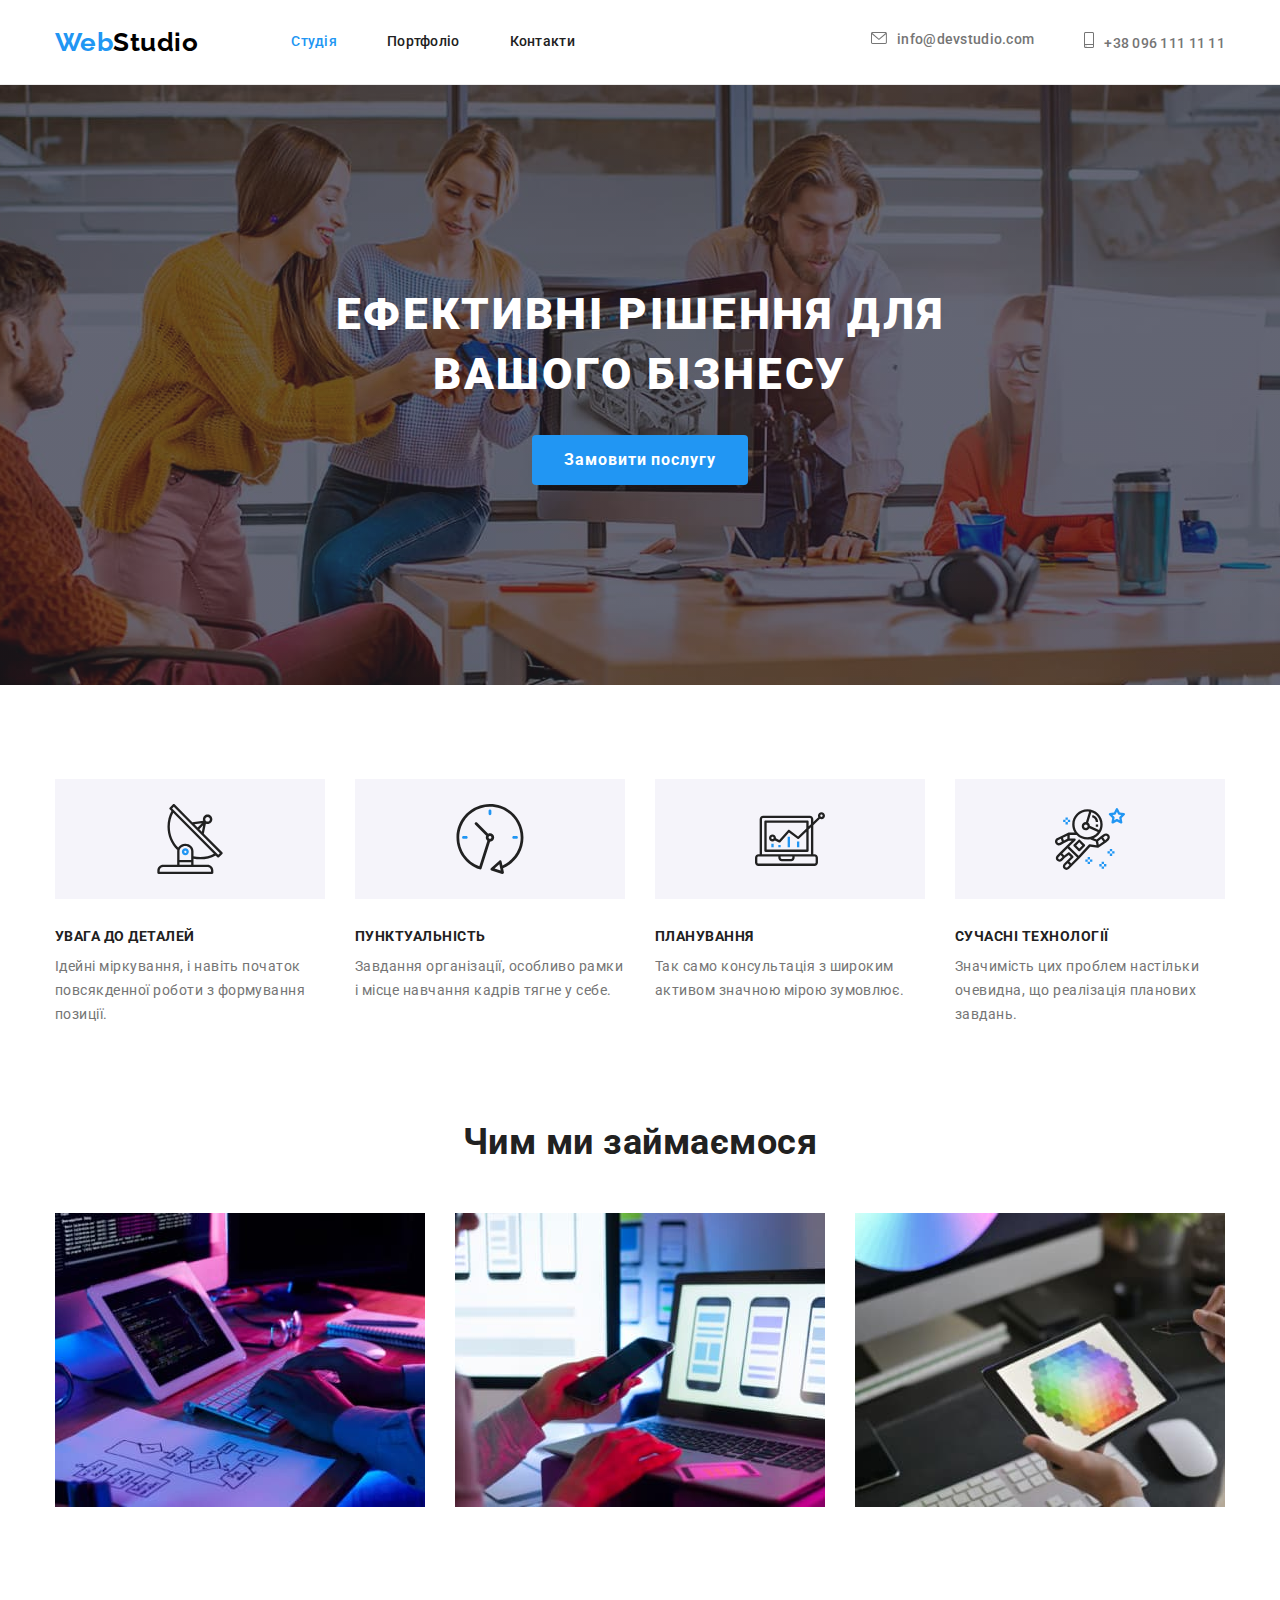
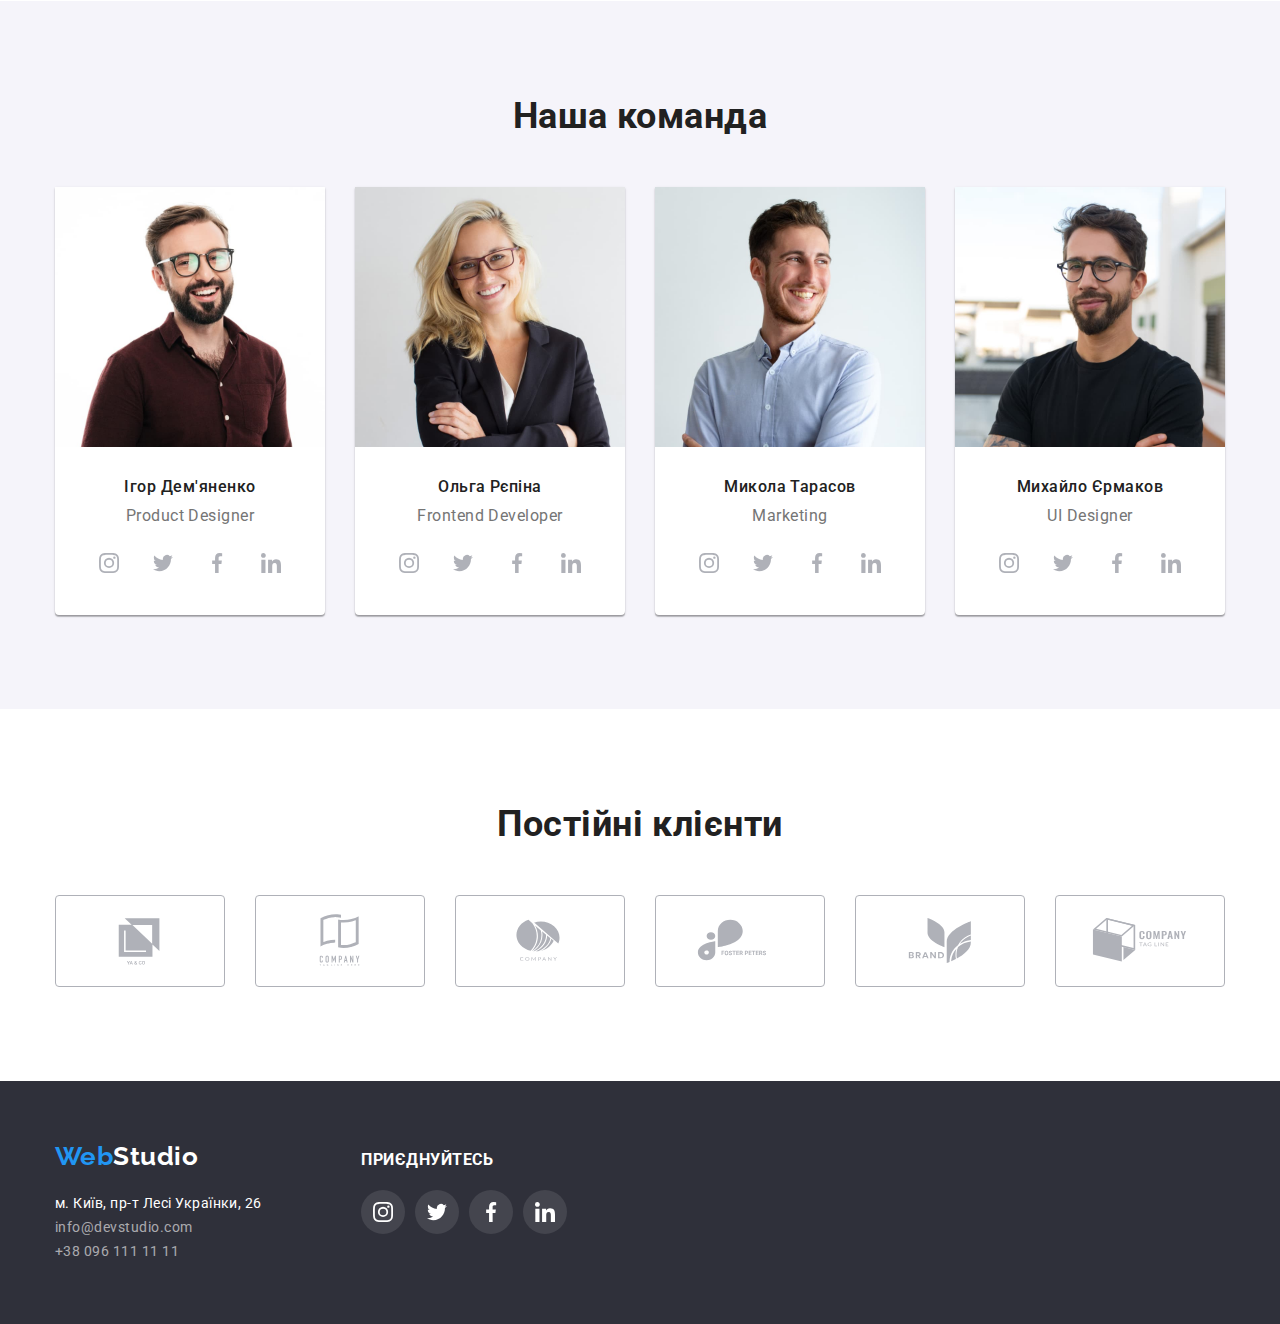
<file: index.html>
<!DOCTYPE html>
<html lang="uk">
  <head>
    <meta charset="UTF-8" />
    <meta http-equiv="X-UA-Compatible" content="IE=edge" />
    <meta name="viewport" content="width=device-width, initial-scale=1.0" />
    <title>WebStudio</title>
    <link rel="preconnect" href="https://fonts.googleapis.com" />
    <link rel="preconnect" href="https://fonts.gstatic.com" crossorigin />
    <link
      href="https://fonts.googleapis.com/css2?family=Raleway:wght@700&family=Roboto:wght@400;500;700;900&display=swap"
      rel="stylesheet"
    />
    <link
      rel="stylesheet"
      href="https://cdnjs.cloudflare.com/ajax/libs/modern-normalize/1.1.0/modern-normalize.min.css"
    />
    <link rel="stylesheet" href="./css/styles.css" />
  </head>
  <body>
    <header class="header">
      <div class="container">
        <nav class="nav-flex">
          <a href="./index.html" class="logo"
            ><span class="logo-accent">Web</span>Studio</a
          >
          <ul class="site-nav">
            <li class="item">
              <a href="./index.html" class="link current">Студія</a>
            </li>
            <li class="item">
              <a href="./portfolio.html" class="link">Портфоліо</a>
            </li>
            <li class="item"><a href="" class="link">Контакти</a></li>
          </ul>
        </nav>
        <ul class="contacts header-flex">
          <li class="item">
            <a href="mailto:info@devstudio.com" class="link"
              ><svg class="icon" width="16" height="12">
                <use href="./images/icons.svg#envelope-hover"></use></svg
              >info@devstudio.com</a
            >
          </li>
          <li class="item">
            <a href="tel:+380961111111" class="link"
              ><svg class="icon" width="10" height="16">
                <use href="./images/icons.svg#smartphone"></use></svg
              >+38 096 111 11 11</a
            >
          </li>
        </ul>
      </div>
    </header>
    <main>
      <!-- Hero section -->
      <section class="hero">
        <h1 class="hero-title">eфективні рішення для вашого бізнесу</h1>
        <button type="button" class="button">Замовити послугу</button>
      </section>
      <!-- Advantages section -->
      <section class="section adv-section-padding">
        <div class="container">
          <h2 hidden>Наші переваги</h2>
          <ul class="advantages">
            <li>
              <div class="features">
                <svg class="icon" width="70" height="70">
                  <use href="./images/icons.svg#antenna"></use>
                </svg>
              </div>
              <h3 class="title">увага до деталей</h3>
              <p class="text">
                Ідейні міркування, і навіть початок повсякденної роботи з
                формування позиції.
              </p>
            </li>
            <li>
              <div class="features">
                <svg class="icon" width="70" height="70">
                  <use href="./images/icons.svg#clock"></use>
                </svg>
              </div>
              <h3 class="title">пунктуальність</h3>
              <p class="text">
                Завдання організації, особливо рамки і місце навчання кадрів
                тягне у себе.
              </p>
            </li>
            <li>
              <div class="features">
                <svg class="icon" width="70" height="70">
                  <use href="./images/icons.svg#diagram"></use>
                </svg>
              </div>
              <h3 class="title">планування</h3>
              <p class="text">
                Так само консультація з широким активом значною мірою зумовлює.
              </p>
            </li>
            <li>
              <div class="features">
                <svg class="icon" width="70" height="70">
                  <use href="./images/icons.svg#astronaut"></use>
                </svg>
              </div>
              <h3 class="title">сучасні технології</h3>
              <p class="text">
                Значимість цих проблем настільки очевидна, що реалізація
                планових завдань.
              </p>
            </li>
          </ul>
        </div>
      </section>
      <!-- Services section -->
      <section class="section">
        <div class="container">
          <h2 class="section-title">Чим ми займаємося</h2>
          <ul class="activity">
            <li>
              <img
                src="./images/service-1.jpg"
                alt="service-1"
                width="370"
                height="294"
              />
            </li>
            <li>
              <img
                src="./images/service-2.jpg"
                alt="service-2"
                width="370"
                height="294"
              />
            </li>
            <li>
              <img
                src="./images/service-3.jpg"
                alt="service-3"
                width="370"
                height="294"
              />
            </li>
          </ul>
        </div>
      </section>
      <!-- Our team section -->
      <section class="section ourteam-section">
        <div class="container">
          <h2 class="section-title">Наша команда</h2>
          <ul class="ourteam-list">
            <li class="item-list">
              <img
                src="./images/product-designer.jpg"
                alt="product designer photo"
                width="270"
                height="260"
              />
              <div class="team-member">
                <h3 class="name">Ігор Дем'яненко</h3>
                <p lang="en" class="specialisation">Product Designer</p>
                <ul class="social-icons">
                  <li class="item">
                    <a class="link" href="#">
                      <svg class="icon" width="20" height="20">
                        <use href="./images/icons.svg#instagram"></use>
                      </svg>
                    </a>
                  </li>
                  <li class="item">
                    <a class="link" href="">
                      <svg class="icon" width="20" height="20">
                        <use href="./images/icons.svg#twitter"></use>
                      </svg>
                    </a>
                  </li>
                  <li class="item">
                    <a class="link" href="">
                      <svg class="icon" width="20" height="20">
                        <use href="./images/icons.svg#facebook"></use>
                      </svg>
                    </a>
                  </li>
                  <li class="item">
                    <a class="link" href="">
                      <svg class="icon" width="20" height="20">
                        <use href="./images/icons.svg#linkedin"></use>
                      </svg>
                    </a>
                  </li>
                </ul>
              </div>
            </li>
            <li class="item-list">
              <img
                src="./images/frontend-developer.jpg"
                alt="frontend developer photo"
                width="270"
                height="260"
              />
              <div class="team-member">
                <h3 class="name">Ольга Рєпіна</h3>
                <p lang="en" class="specialisation">Frontend Developer</p>
                <ul class="social-icons">
                  <li class="item">
                    <a class="link" href="#">
                      <svg class="icon" width="20" height="20">
                        <use href="./images/icons.svg#instagram"></use>
                      </svg>
                    </a>
                  </li>
                  <li class="item">
                    <a class="link" href="">
                      <svg class="icon" width="20" height="20">
                        <use href="./images/icons.svg#twitter"></use>
                      </svg>
                    </a>
                  </li>
                  <li class="item">
                    <a class="link" href="">
                      <svg class="icon" width="20" height="20">
                        <use href="./images/icons.svg#facebook"></use>
                      </svg>
                    </a>
                  </li>
                  <li class="item">
                    <a class="link" href="">
                      <svg class="icon" width="20" height="20">
                        <use href="./images/icons.svg#linkedin"></use>
                      </svg>
                    </a>
                  </li>
                </ul>
              </div>
            </li>
            <li class="item-list">
              <img
                src="./images/marketing.jpg"
                alt="marketing specialist photo"
                width="270"
                height="260"
              />
              <div class="team-member">
                <h3 class="name">Микола Тарасов</h3>
                <p lang="en" class="specialisation">Marketing</p>
                <ul class="social-icons">
                  <li class="item">
                    <a class="link" href="#">
                      <svg class="icon" width="20" height="20">
                        <use href="./images/icons.svg#instagram"></use>
                      </svg>
                    </a>
                  </li>
                  <li class="item">
                    <a class="link" href="">
                      <svg class="icon" width="20" height="20">
                        <use href="./images/icons.svg#twitter"></use>
                      </svg>
                    </a>
                  </li>
                  <li class="item">
                    <a class="link" href="">
                      <svg class="icon" width="20" height="20">
                        <use href="./images/icons.svg#facebook"></use>
                      </svg>
                    </a>
                  </li>
                  <li class="item">
                    <a class="link" href="">
                      <svg class="icon" width="20" height="20">
                        <use href="./images/icons.svg#linkedin"></use>
                      </svg>
                    </a>
                  </li>
                </ul>
              </div>
            </li>
            <li class="item-list">
              <img
                src="./images/ui-designer.jpg"
                alt="UI designer photo"
                width="270"
                height="260"
              />
              <div class="team-member">
                <h3 class="name">Михайло Єрмаков</h3>
                <p lang="en" class="specialisation">UI Designer</p>
                <ul class="social-icons">
                  <li class="item">
                    <a class="link" href="#">
                      <svg class="icon" width="20" height="20">
                        <use href="./images/icons.svg#instagram"></use>
                      </svg>
                    </a>
                  </li>
                  <li class="item">
                    <a class="link" href="">
                      <svg class="icon" width="20" height="20">
                        <use href="./images/icons.svg#twitter"></use>
                      </svg>
                    </a>
                  </li>
                  <li class="item">
                    <a class="link" href="">
                      <svg class="icon" width="20" height="20">
                        <use href="./images/icons.svg#facebook"></use>
                      </svg>
                    </a>
                  </li>
                  <li class="item">
                    <a class="link" href="">
                      <svg class="icon" width="20" height="20">
                        <use href="./images/icons.svg#linkedin"></use>
                      </svg>
                    </a>
                  </li>
                </ul>
              </div>
            </li>
          </ul>
        </div>
      </section>
      <!-- Regular customers section -->
      <section class="section">
        <div class="container">
          <h2 class="section-title">Постійні клієнти</h2>
          <ul class="regular-customers">
            <li class="item">
              <a class="link" href="">
                <svg class="icon" width="106" height="60">
                  <use href="./images/icons.svg#client-1"></use>
                </svg>
              </a>
            </li>
            <li class="item">
              <a class="link" href="">
                <svg class="icon" width="106" height="60">
                  <use href="./images/icons.svg#client-2"></use>
                </svg>
              </a>
            </li>
            <li class="item">
              <a class="link" href="">
                <svg class="icon" width="106" height="60">
                  <use href="./images/icons.svg#client-3"></use>
                </svg>
              </a>
            </li>
            <li class="item">
              <a class="link" href="">
                <svg class="icon" width="106" height="60">
                  <use href="./images/icons.svg#client-4"></use>
                </svg>
              </a>
            </li>
            <li class="item">
              <a class="link" href="">
                <svg class="icon" width="106" height="60">
                  <use href="./images/icons.svg#client-5"></use>
                </svg>
              </a>
            </li>
            <li class="item">
              <a class="link" href="">
                <svg class="icon" width="106" height="60">
                  <use href="./images/icons.svg#client-6"></use>
                </svg>
              </a>
            </li>
          </ul>
        </div>
      </section>
    </main>
    <footer class="footer-general">
      <div class="container footer">
        <div class="footer-contacts">
          <a href="./index.html" class="logo footer"
            ><span class="logo-accent">Web</span>Studio</a
          >
          <address>
            <ul class="address">
              <li>
                <a
                  href="https://goo.gl/maps/e4fJgJ4cEz9HKz7BA"
                  target="_blank"
                  rel="noopener noreferrer nofollow"
                  class="location"
                  >м. Київ, пр-т Лесі Українки, 26</a
                >
              </li>
              <li>
                <a href="mailto:info@devstudio.com" class="footer-contacts"
                  >info@devstudio.com</a
                >
              </li>
              <li>
                <a href="tel:+380961111111" class="footer-contacts"
                  >+38 096 111 11 11</a
                >
              </li>
            </ul>
          </address>
        </div>
        <div class="footer-icons">
          <b class="join">приєднуйтесь</b>
          <ul class="icons">
            <li class="item">
              <a class="link" href="#">
                <svg class="icon" width="20" height="20">
                  <use href="./images/icons.svg#instagram"></use>
                </svg>
              </a>
            </li>
            <li class="item">
              <a class="link" href="">
                <svg class="icon" width="20" height="20">
                  <use href="./images/icons.svg#twitter"></use>
                </svg>
              </a>
            </li>
            <li class="item">
              <a class="link" href="">
                <svg class="icon" width="20" height="20">
                  <use href="./images/icons.svg#facebook"></use>
                </svg>
              </a>
            </li>
            <li class="item">
              <a class="link" href="">
                <svg class="icon" width="20" height="20">
                  <use href="./images/icons.svg#linkedin"></use>
                </svg>
              </a>
            </li>
          </ul>
        </div>
      </div>
    </footer>
  </body>
</html>
</file>
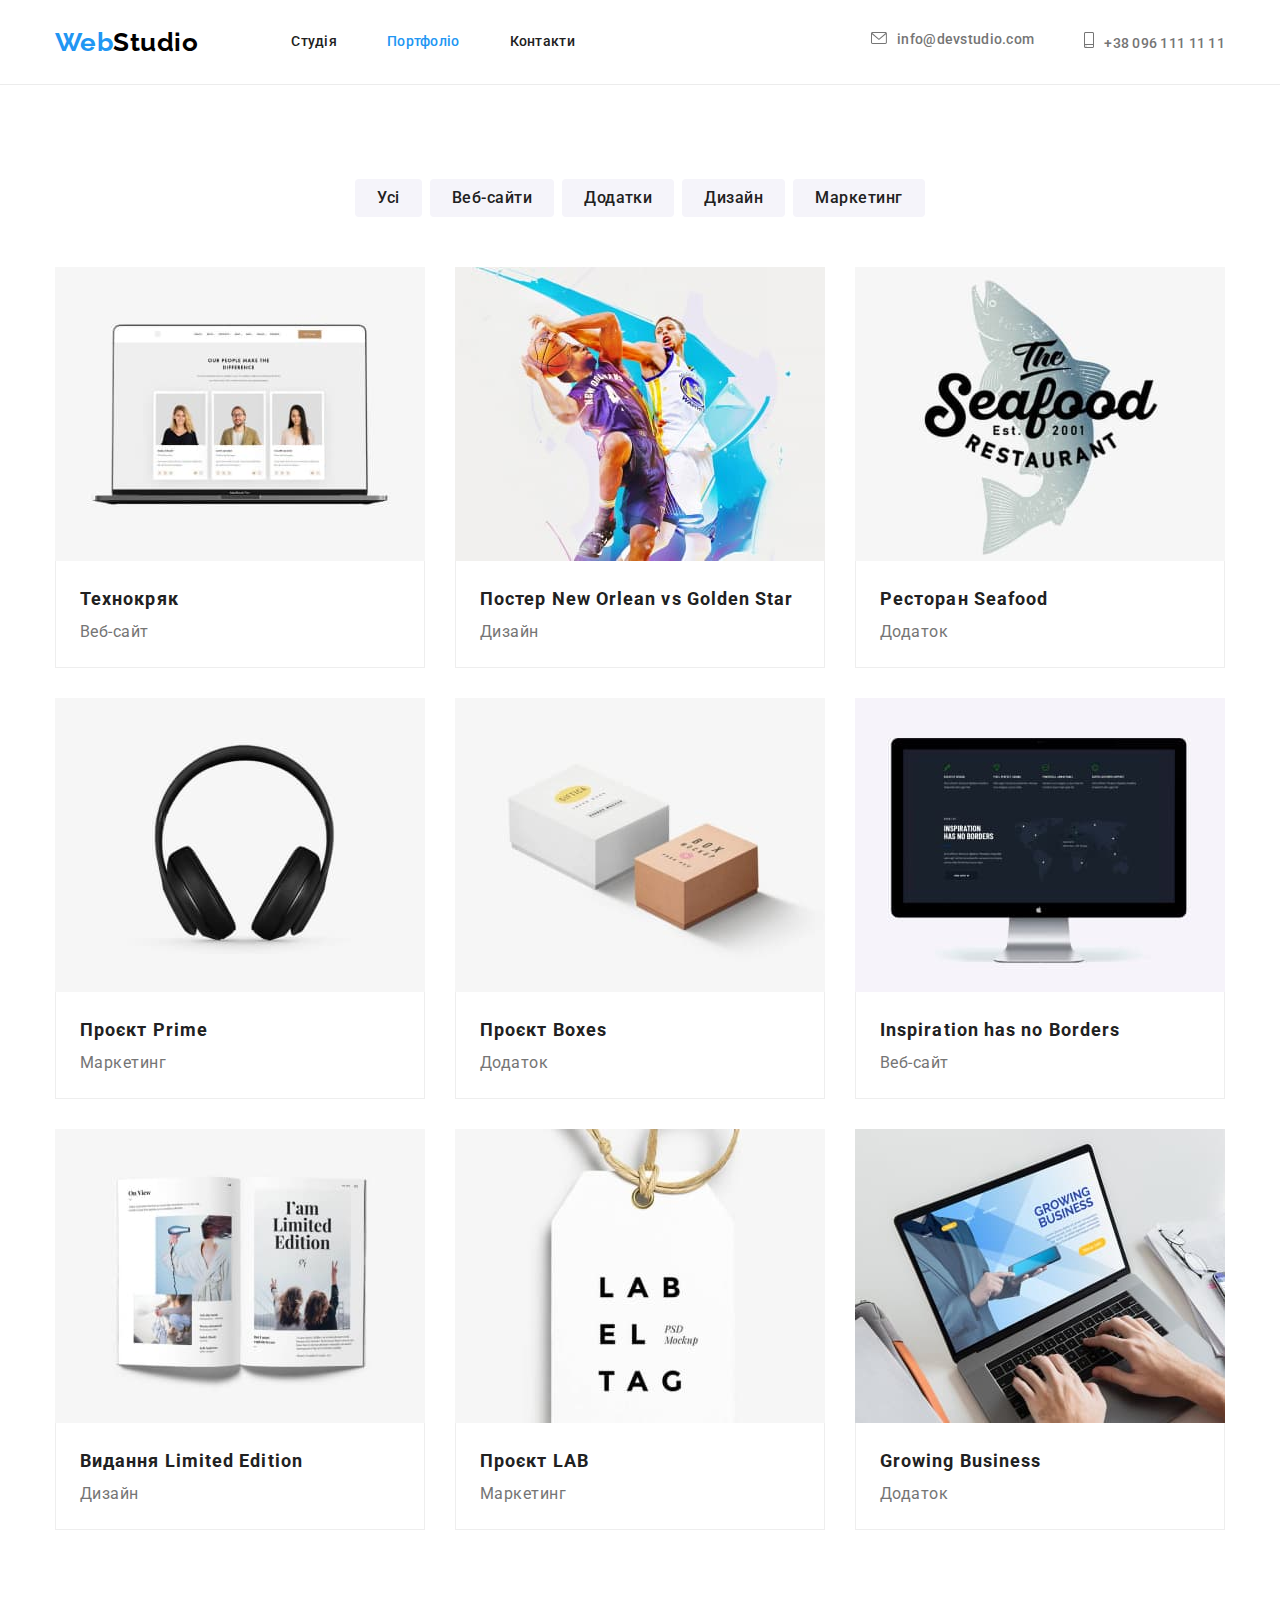
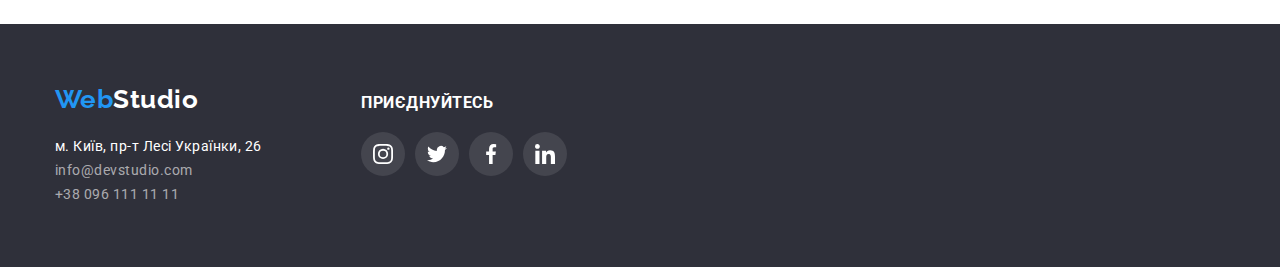
<file: portfolio.html>
<!DOCTYPE html>
<html lang="uk">
  <head>
    <meta charset="UTF-8" />
    <meta http-equiv="X-UA-Compatible" content="IE=edge" />
    <meta name="viewport" content="width=device-width, initial-scale=1.0" />
    <title>Portfolio</title>
    <link rel="preconnect" href="https://fonts.googleapis.com" />
    <link rel="preconnect" href="https://fonts.gstatic.com" crossorigin />
    <link
      href="https://fonts.googleapis.com/css2?family=Raleway:wght@700&family=Roboto:wght@400;500;700;900&display=swap"
      rel="stylesheet"
    />
    <link
      rel="stylesheet"
      href="https://cdnjs.cloudflare.com/ajax/libs/modern-normalize/1.1.0/modern-normalize.min.css"
    />
    <link rel="stylesheet" href="./css/styles.css" />
  </head>
  <body>
    <header class="header">
      <div class="container">
        <nav class="nav-flex">
          <a href="./index.html" class="logo"
            ><span class="logo-accent">Web</span>Studio</a
          >
          <ul class="site-nav">
            <li class="item">
              <a href="./index.html" class="link">Студія</a>
            </li>
            <li class="item">
              <a href="./portfolio.html" class="link current">Портфоліо</a>
            </li>
            <li class="item"><a href="" class="link">Контакти</a></li>
          </ul>
        </nav>
        <ul class="contacts header-flex">
          <li class="item">
            <a href="mailto:info@devstudio.com" class="link"
              ><svg class="icon" width="16" height="12">
                <use href="./images/icons.svg#envelope-hover"></use></svg
              >info@devstudio.com</a
            >
          </li>
          <li class="item">
            <a href="tel:+380961111111" class="link"
              ><svg class="icon" width="10" height="16">
                <use href="./images/icons.svg#smartphone"></use></svg
              >+38 096 111 11 11</a
            >
          </li>
        </ul>
      </div>
    </header>
    <main>
      <!-- Hero section -->
      <section class="section">
        <div class="container">
          <h1 hidden>Our works</h1>
          <ul class="buttons">
            <li class="item">
              <button type="button" class="portfolio-button">Усі</button>
            </li>
            <li class="item">
              <button type="button" class="portfolio-button">Веб-сайти</button>
            </li>
            <li class="item">
              <button type="button" class="portfolio-button">Додатки</button>
            </li>
            <li class="item">
              <button type="button" class="portfolio-button">Дизайн</button>
            </li>
            <li class="item">
              <button type="button" class="portfolio-button">Маркетинг</button>
            </li>
          </ul>
          <ul class="works">
            <li class="item">
              <a href="" class="link"
                ><img
                  src="./images/work-1.jpg"
                  alt="first example of our work"
                  width="370"
                  height="294"
                />
                <div class="work-name-padding">
                  <h2 class="work-name">Технокряк</h2>
                  <p class="work-type">Веб-сайт</p>
                </div>
              </a>
            </li>
            <li class="item">
              <a href="" class="link">
                <img
                  src="./images/work-2.jpg"
                  alt="second example of our work"
                  width="370"
                  height="294"
                />
                <div class="work-name-padding">
                  <h2 class="work-name">Постер New Orlean vs Golden Star</h2>
                  <p class="work-type">Дизайн</p>
                </div>
              </a>
            </li>
            <li class="item">
              <a href="" class="link"
                ><img
                  src="./images/work-3.jpg"
                  alt="third example of our work"
                  width="370"
                  height="294"
                />
                <div class="work-name-padding">
                  <h2 class="work-name">Ресторан Seafood</h2>
                  <p class="work-type">Додаток</p>
                </div>
              </a>
            </li>
            <li class="item">
              <a href="" class="link"
                ><img
                  src="./images/work-4.jpg"
                  alt="fourth example of our work"
                  width="370"
                  height="294"
                />
                <div class="work-name-padding">
                  <h2 class="work-name">Проєкт Prime</h2>
                  <p class="work-type">Маркетинг</p>
                </div>
              </a>
            </li>
            <li class="item">
              <a href="" class="link"
                ><img
                  src="./images/work-5.jpg"
                  alt="fifth example of our work"
                  width="370"
                  height="294"
                />
                <div class="work-name-padding">
                  <h2 class="work-name">Проєкт Boxes</h2>
                  <p class="work-type">Додаток</p>
                </div>
              </a>
            </li>
            <li class="item">
              <a href="" class="link"
                ><img
                  src="./images/work-6.jpg"
                  alt="sixth example of our work"
                  width="370"
                  height="294"
                />
                <div class="work-name-padding">
                  <h2 class="work-name">Inspiration has no Borders</h2>
                  <p class="work-type">Веб-сайт</p>
                </div>
              </a>
            </li>
            <li class="item">
              <a href="" class="link"
                ><img
                  src="./images/work-7.jpg"
                  alt="seventh example of our work"
                  width="370"
                  height="294"
                />
                <div class="work-name-padding">
                  <h2 class="work-name">Видання Limited Edition</h2>
                  <p class="work-type">Дизайн</p>
                </div>
              </a>
            </li>
            <li class="item">
              <a href="" class="link"
                ><img
                  src="./images/work-8.jpg"
                  alt="eighth example of our work"
                  width="370"
                  height="294"
                />
                <div class="work-name-padding">
                  <h2 class="work-name">Проєкт LAB</h2>
                  <p class="work-type">Маркетинг</p>
                </div>
              </a>
            </li>
            <li class="item">
              <a href="" class="link"
                ><img
                  src="./images/work-9.jpg"
                  alt="ninth example of our work"
                  width="370"
                  height="294"
                />
                <div class="work-name-padding">
                  <h2 class="work-name">Growing Business</h2>
                  <p class="work-type">Додаток</p>
                </div>
              </a>
            </li>
          </ul>
        </div>
      </section>
    </main>
    <footer class="footer-general">
      <div class="container footer">
        <div class="footer-contacts">
          <a href="./index.html" class="logo footer"
            ><span class="logo-accent">Web</span>Studio</a
          >
          <address>
            <ul class="address">
              <li>
                <a
                  href="https://goo.gl/maps/e4fJgJ4cEz9HKz7BA"
                  target="_blank"
                  rel="noopener noreferrer nofollow"
                  class="location"
                  >м. Київ, пр-т Лесі Українки, 26</a
                >
              </li>
              <li>
                <a href="mailto:info@devstudio.com" class="footer-contacts"
                  >info@devstudio.com</a
                >
              </li>
              <li>
                <a href="tel:+380961111111" class="footer-contacts"
                  >+38 096 111 11 11</a
                >
              </li>
            </ul>
          </address>
        </div>
        <div class="footer-icons">
          <b class="join">приєднуйтесь</b>
          <ul class="icons">
            <li class="item">
              <a class="link" href="#">
                <svg class="icon" width="20" height="20">
                  <use href="images/icons.svg#instagram"></use>
                </svg>
              </a>
            </li>
            <li class="item">
              <a class="link" href="">
                <svg class="icon" width="20" height="20">
                  <use href="./images/icons.svg#twitter"></use>
                </svg>
              </a>
            </li>
            <li class="item">
              <a class="link" href="">
                <svg class="icon" width="20" height="20">
                  <use href="./images/icons.svg#facebook"></use>
                </svg>
              </a>
            </li>
            <li class="item">
              <a class="link" href="">
                <svg class="icon" width="20" height="20">
                  <use href="./images/icons.svg#linkedin"></use>
                </svg>
              </a>
            </li>
          </ul>
        </div>
      </div>
    </footer>
  </body>
</html>
</file>
<file: css/styles.css>
:root {
  --primary-text-color: #757575;
  --secondary-text-color: #212121;
  --accent-color: #2196f3;
  --secondary-accent-color: #188ce8;
  --primary-white-color: #ffffff;
  --primary-black-color: #000000;
  --primary-background-color: #2f303a;
  --secondary-background-color: #f5f4fa;
  --thirdly-background-color: #c4c4c4;
  --footer-contacts-color: rgba(255, 255, 255, 0.6);
  --link-color: #afb1b8;
}
/* * {
  outline: 1px solid red;
} */
body {
  font-family: "Roboto", sans-serif;
  letter-spacing: 0.03em;
  color: var(--primary-text-color);
}
h1,
h2,
h3,
h4,
h5,
h6,
p,
ul {
  margin: 0;
  padding: 0;
}
ul {
  list-style: none;
}
.container {
  width: 1200px;
  padding-left: 15px;
  padding-right: 15px;
  margin: 0 auto;
}
/* основной цвет текста #757575 +*/
/* вторичный цвет текста (заголовки) #212121 +*/
/* акцент синий #2196F3 +*/
/* лого черный #000000 +*/
/* лого белый #FFFFFF +*/
/* основной цвет фона  #2F303A -2*/
/* вторичный цвет фона #F5F4FA -1*/
/* background image #FFFFFF */

/* index.html page */

/* header */

.header {
  border-bottom: 1px solid #ececec;
}
.header .container {
  display: flex;
  align-items: center;
}
.nav-flex {
  display: flex;
  align-items: center;
}
.logo {
  margin-right: 93px;

  font-family: "Raleway", sans-serif;
  color: var(--primary-black-color);
  font-weight: 700;
  font-size: 26px;
  line-height: 1.19;
  text-decoration: none;
}
.logo-accent {
  color: var(--accent-color);
}

/* site-nav, contacts*/

.site-nav {
  display: flex;
}
.site-nav .item {
  margin-right: 50px;
}
.site-nav .item:last-child {
  margin-right: 0;
}
.contacts {
  display: flex;
  margin-left: auto;
}
.contacts .link {
  display: flex;
  align-items: center;
}
.contacts .item + .item {
  margin-left: 50px;
}
.contacts .icon {
  margin-right: 10px;
  fill: var(--primary-text-color);
}

.site-nav .link {
  display: block;
  padding: 32px 0;

  color: var(--secondary-text-color);
  font-weight: 500;
  font-size: 14px;
  line-height: 1.14;
  letter-spacing: 0.02em;
  text-decoration: none;
}
.contacts .link {
  display: block;
  padding: 32px 0;

  color: var(--primary-text-color);
  font-weight: 500;
  font-size: 14px;
  line-height: 1.14;
  letter-spacing: 0.02em;
  text-decoration: none;
}
.contacts .link:hover,
.contacts .link:focus {
  color: var(--accent-color);
  fill: var(--accent-color);
}

.site-nav .link:hover,
.site-nav .link:focus,
.contacts .link:hover svg use,
.contacts .link:focus svg use {
  color: var(--accent-color);
  fill: var(--accent-color);
}
.site-nav .link.current {
  color: var(--accent-color);
}

/* Hero section */
.hero {
  max-width: 1600px;
  height: 600px;
  margin-left: auto;
  margin-right: auto;
  padding: 200px 0;
  background-color: var(--thirdly-background-color);
  background-image: linear-gradient(
      to right,
      rgba(47, 48, 58, 0.4),
      rgba(47, 48, 58, 0.4)
    ),
    url(../images/overlay.jpg);
  background-position: center;
  background-repeat: no-repeat;

  /* background-color: var(--primary-background-color); */
  text-align: center;
}
.hero-title {
  margin-bottom: 30px;
  max-width: 696px;
  margin: 0 auto;
  margin-bottom: 30px;

  font-weight: 900;
  font-size: 44px;
  line-height: 1.36;

  letter-spacing: 0.06em;
  text-transform: uppercase;
  color: var(--primary-white-color);
}
.button {
  border-radius: 4px;
  padding: 10px 32px;
  min-width: 216px;
  border: none;

  color: var(--primary-white-color);
  background-color: var(--accent-color);
  font-family: inherit;
  font-weight: 700;
  font-size: 16px;
  line-height: 1.88;

  letter-spacing: 0.06em;
  cursor: pointer;
}
.button:hover,
.button:focus {
  color: var(--primary-white-color);
  background-color: var(--secondary-accent-color);
}

/* Section */
.section {
  padding: 94px 0;
}

/* Advantages section */
.section.adv-section-padding {
  padding-bottom: 0;
}
.advantages {
  display: flex;
  gap: 30px;
}
.features {
  display: flex;
  width: 270px;
  height: 120px;
  background-color: var(--secondary-background-color);
  justify-content: center;
  align-items: center;
}
.advantages .title {
  margin-top: 30px;
  margin-bottom: 10px;

  font-size: 14px;
  line-height: 1.14;
  text-transform: uppercase;
  color: var(--secondary-text-color);
}
.advantages .text {
  font-size: 14px;
  line-height: 1.71;
}

/* Services section + our team section*/
.section-title {
  margin-bottom: 50px;

  font-size: 36px;
  line-height: 1.17;
  text-align: center;
  color: var(--secondary-text-color);
}
.activity {
  display: flex;
  gap: 30px;
}
.ourteam-section {
  background-color: var(--secondary-background-color);
}
.ourteam-list {
  display: flex;
  gap: 30px;
}
.team-member {
  padding: 30px 32px;
}
.team-member > .name {
  margin-bottom: 10px;
}
.team-member > .specialisation {
  margin-bottom: 16px;
}
.item-list {
  box-shadow: 0px 1px 3px rgba(0, 0, 0, 0.12), 0px 1px 1px rgba(0, 0, 0, 0.14),
    0px 2px 1px rgba(0, 0, 0, 0.2);
  border-radius: 0px 0px 4px 4px;
  background-color: var(--primary-white-color);
}
.name {
  font-weight: 500;
  font-size: 16px;
  line-height: 1.19;
  text-align: center;
  color: var(--secondary-text-color);
}
.specialisation {
  font-size: 16px;
  line-height: 1.19;
  text-align: center;
}
.social-icons {
  display: flex;
  gap: 10px;
}
.social-icons > .item {
  display: flex;
  width: 44px;
  height: 44px;
}
.social-icons .link {
  display: flex;
  background-color: var(--primary-white-color);
  fill: var(--link-color);
  justify-content: center;
  align-items: center;
  width: 44px;
  height: 44px;
  border-radius: 50%;
}
.social-icons .item:last-child {
  margin-right: 0;
}
.social-icons .link:hover,
.social-icons .link:focus {
  background-color: var(--accent-color);
  fill: var(--primary-white-color);
}
.regular-customers {
  display: flex;
}

.regular-customers .link {
  display: flex;
  width: 170px;
  height: 92px;
  justify-content: center;
  align-items: center;
  border: 1px solid #afb1b8;
  border-radius: 4px;
  margin-right: 30px;
  fill: var(--link-color);
}
.regular-customers .link:hover,
.regular-customers .link:focus {
  border-color: var(--accent-color);
  fill: var(--accent-color);
}

/* Footer */
.logo.footer {
  display: inline-block;
  color: var(--primary-white-color);
  margin-bottom: 20px;
}
.footer-general {
  background-color: var(--primary-background-color);
  padding-top: 60px;
  padding-bottom: 60px;
}
.address {
  font-style: normal;
  font-size: 14px;
  line-height: 1.71;
}
.address .location {
  color: var(--primary-white-color);
  text-decoration: none;
}
.address .footer-contacts {
  color: var(--footer-contacts-color);
  text-decoration: none;
}
.location:hover,
.location:focus,
.footer-contacts:hover,
.footer-contacts:focus {
  color: var(--accent-color);
}
.container.footer {
  display: flex;
  align-items: baseline;
}
.footer-icons .icons {
  margin-top: 20px;
  display: flex;
}
.join {
  text-transform: uppercase;
  color: var(--primary-white-color);
  margin-bottom: 10px;
}
.footer-icons {
  margin-left: 70px;
}
.footer-icons .item {
  width: 44px;
  height: 44px;
}
.footer-icons .link {
  display: flex;
  width: 44px;
  height: 44px;
  justify-content: center;
  align-items: center;
  border-radius: 50%;
  background-color: rgba(255, 255, 255, 0.1);
}
.footer-icons .item:not(:last-child) {
  margin-right: 10px;
}

.footer-icons .icon {
  fill: var(--primary-white-color);
}

.footer-icons .link:hover,
.footer-icons .link:focus {
  background-color: var(--accent-color);
}
/* .contacts .link::before {
  content: "";
  width: 20px;
  height: 20px;
  margin-right: 10px;
  background-color: red;
  background-image: url(../images/envelope-hover.svg);
  background-size: contain;
} */
/* portfolio.html page */

/* Hero section */

.buttons {
  display: flex;
  justify-content: center;
  margin-bottom: 50px;
}

.portfolio-button {
  border-radius: 4px;
  padding: 6px 22px;
  border: none;

  color: var(--secondary-text-color);
  background-color: var(--secondary-background-color);
  font-family: inherit;
  font-weight: 500;
  font-size: 16px;
  line-height: 1.62;
  text-align: center;
  letter-spacing: inherit;
  cursor: pointer;
}
.buttons .item:not(:last-child) {
  margin-right: 8px;
}

.portfolio-button:hover {
  color: var(--primary-white-color);
  background-color: var(--accent-color);
  box-shadow: 0px 3px 1px rgba(0, 0, 0, 0.1), 0px 1px 2px rgba(0, 0, 0, 0.08),
    0px 2px 2px rgba(0, 0, 0, 0.12);
}
.works {
  display: flex;
  flex-wrap: wrap;
}
.works .item {
  margin-right: 30px;
  margin-bottom: 30px;
}
.works .item:nth-child(3n) {
  margin-right: 0;
}
.works .item:nth-last-child(-n + 3) {
  margin-bottom: 0;
}
img {
  display: block;
  max-width: 370px;
  height: auto;
}
.works .link {
  display: block;
  text-decoration: none;
}
.works .link:hover,
.works .link:focus {
  box-shadow: 0px 1px 1px rgba(0, 0, 0, 0.12), 0px 4px 4px rgba(0, 0, 0, 0.06),
    1px 4px 6px rgba(0, 0, 0, 0.16);
}
.work-name {
  font-size: 18px;
  line-height: 2;
  letter-spacing: 0.06em;
  color: var(--secondary-text-color);
}
.work-type {
  font-size: 16px;
  line-height: 1.88;
  color: var(--primary-text-color);
}
.work-name-padding {
  padding: 20px 24px;
  border: 1px solid #eeeeee;
  border-top: none;
}
</file>
